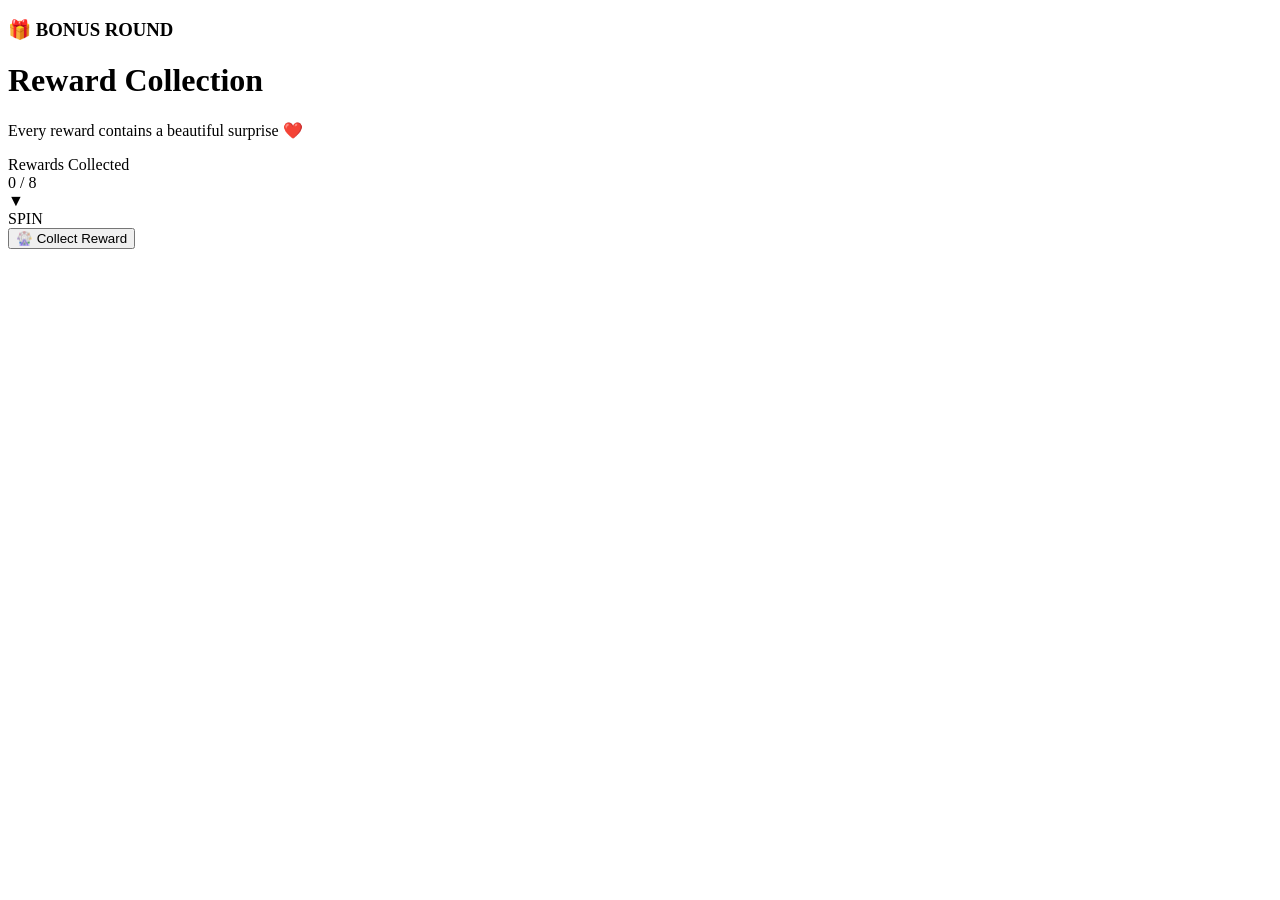
<file: reward.html>
<!DOCTYPE html>
<html lang="en">

<head>

<meta charset="UTF-8">

<meta name="viewport"
content="width=device-width, initial-scale=1.0">

<title>Bonus Reward Wheel</title>

<link rel="stylesheet" href="reward.css">

<link href="https://fonts.googleapis.com/css2?family=Poppins:wght@300;400;600;700&display=swap" rel="stylesheet">

</head>

<body>

<div class="background"></div>

<div class="container">

<div class="glass">

<h3>

🎁 BONUS ROUND

</h3>

<h1>

Reward Collection

</h1>

<p>

Every reward

contains

a beautiful surprise ❤️

</p>

<div class="progress-box">

<div class="progress-title">

Rewards Collected

</div>

<div id="counter">

0 / 8

</div>

</div>

<div class="wheel-area">

<div class="pointer">

▼

</div>

<div id="rewardWheel">

<div class="center">

SPIN

</div>

</div>

</div>

<button id="rewardSpin">

🎡 Collect Reward

</button>

</div>

</div>

<script src="reward.js"></script>

</body>

</html>
</file>
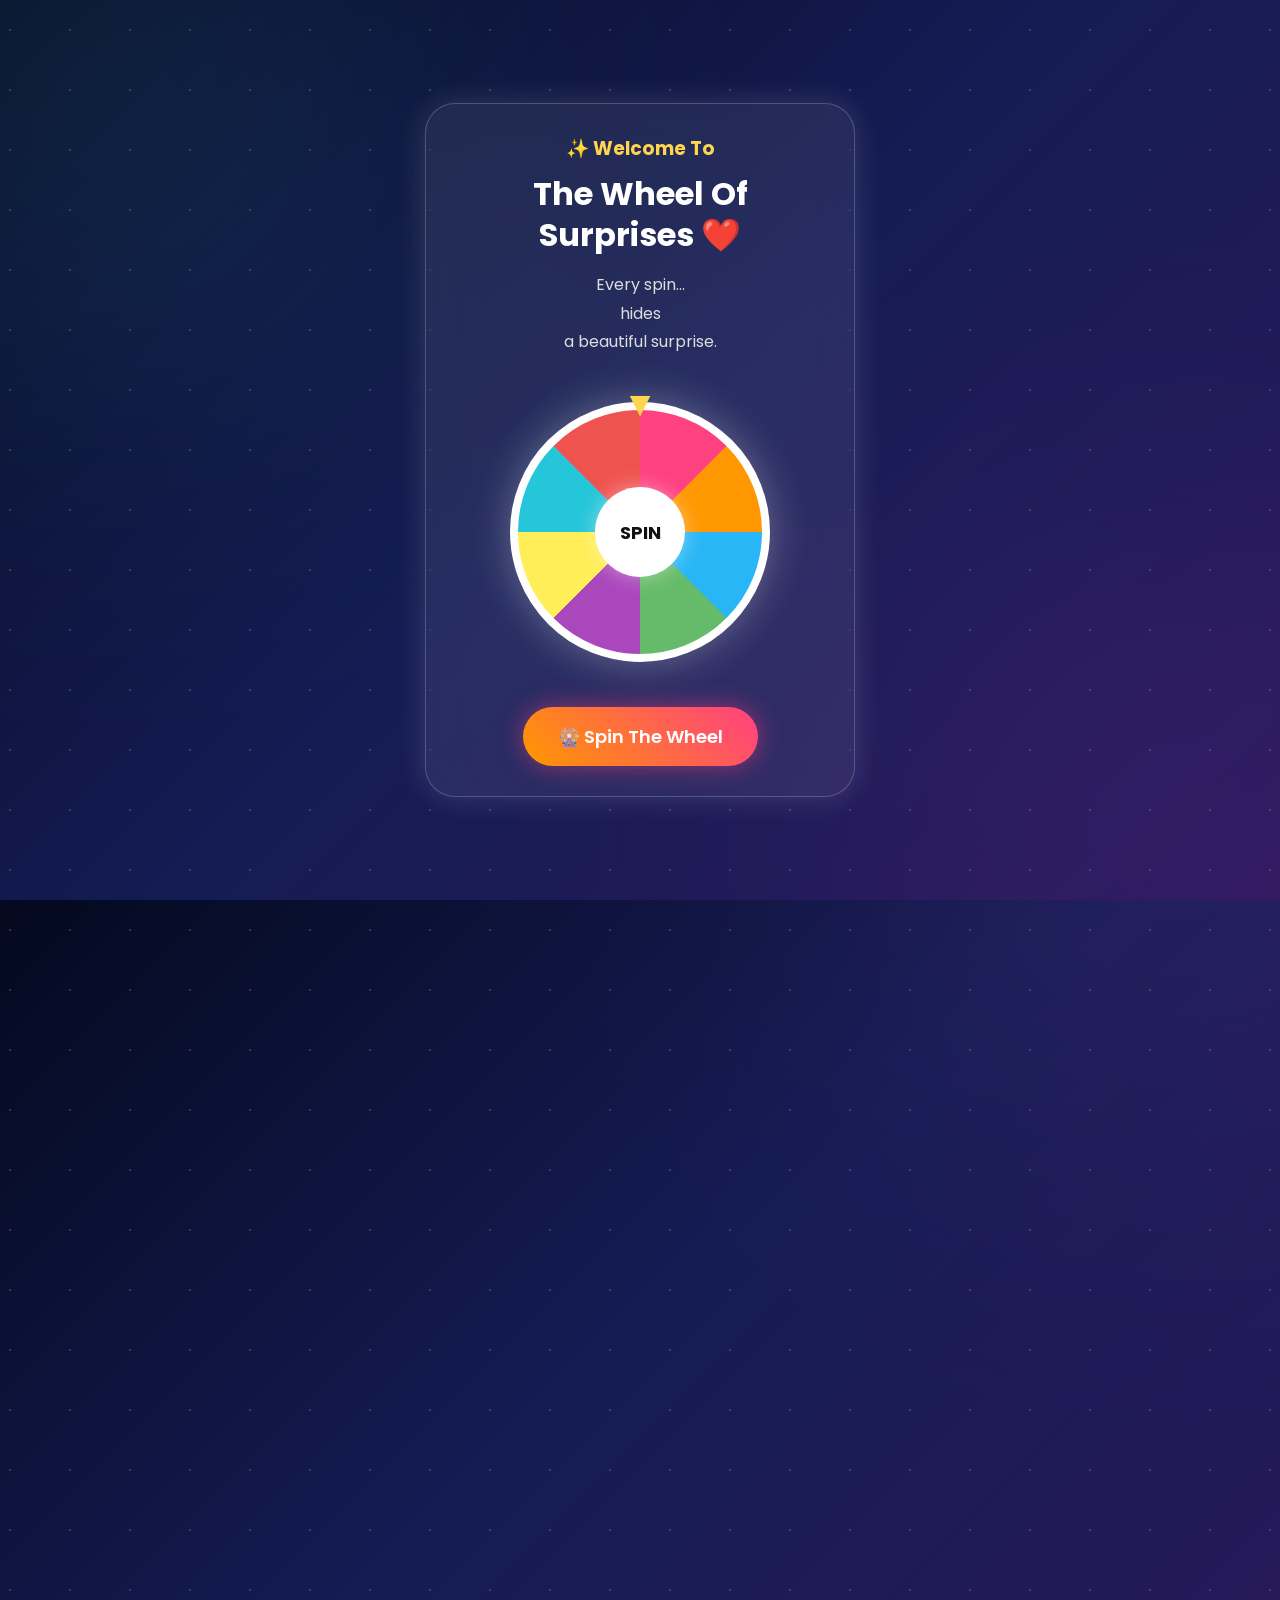
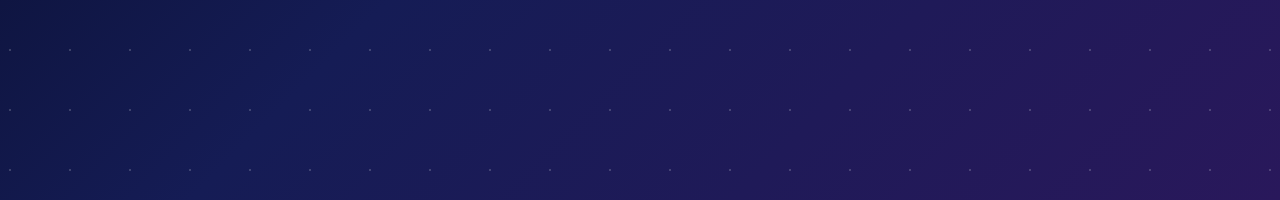
<file: wheel.html>
<!DOCTYPE html>
<html lang="en">

<head>

<meta charset="UTF-8">

<meta name="viewport" content="width=device-width, initial-scale=1.0">

<title>Wheel Of Surprises</title>

<link rel="stylesheet" href="wheel.css">

<link href="https://fonts.googleapis.com/css2?family=Poppins:wght@300;400;600;700&display=swap" rel="stylesheet">

</head>

<body>

<div class="background"></div>

<div class="particles"></div>

<div class="container">

    <div class="glass">

        <h3 class="welcome">

            ✨ Welcome To

        </h3>

        <h1>

            The Wheel Of

            <br>

            Surprises ❤️

        </h1>

        <p>

            Every spin...

            <br>

            hides

            <br>

            a beautiful surprise.

        </p>

        <div class="wheel-area">

            <div class="pointer">
                ▼
            </div>

            <div id="wheel">

                <div class="center">

                    SPIN

                </div>

            </div>

        </div>

        <button id="spinBtn">

            🎡 Spin The Wheel

        </button>

    </div>

</div>

<!-- Better Luck Popup -->

<div id="popup">

<div class="popup-card">

<h1>

😂

</h1>

<h2>

Better Luck

Next Time

</h2>

<p>

Oops...

Looks like

you didn't win...

😜

</p>

</div>

</div>

<script src="wheel.js"></script>

</body>

</html>
</file>
<file: reward.css>
.rewardPage{

height:100vh;

display:flex;

justify-content:center;

align-items:center;

padding:20px;

}

.rewardCard{

width:95%;

max-width:420px;

padding:35px;

text-align:center;

border-radius:30px;

background:rgba(255,255,255,.08);

backdrop-filter:blur(18px);

border:1px solid rgba(255,255,255,.2);

animation:fade .7s;

}

.rewardCard h1{

font-size:70px;

margin-bottom:15px;

}

.rewardCard h2{

margin-bottom:20px;

color:#ffd54f;

}

.rewardCard p{

line-height:1.9;

margin-bottom:18px;

color:white;

}

.rewardCard button{

margin-top:15px;

}
</file>
<file: wheel.css>
*{
margin:0;
padding:0;
box-sizing:border-box;
font-family:'Poppins',sans-serif;
}

body{

height:100vh;

display:flex;

justify-content:center;

align-items:center;

overflow:hidden;

background:linear-gradient(135deg,#04091f,#151c55,#29185b);

color:white;

position:relative;

}

/* Background Stars */

.background{

position:absolute;

width:300%;

height:300%;

background-image:
radial-gradient(white 1px,transparent 1px);

background-size:60px 60px;

opacity:.18;

animation:starsMove 90s linear infinite;

}

@keyframes starsMove{

from{

transform:translateY(0);

}

to{

transform:translateY(-1000px);

}

}

/* Floating Glow */

body::before{

content:"";

position:absolute;

width:500px;

height:500px;

background:#4fc3f7;

filter:blur(180px);

opacity:.18;

top:-150px;

left:-150px;

animation:glow1 8s infinite alternate;

}

body::after{

content:"";

position:absolute;

width:500px;

height:500px;

background:#ab47bc;

filter:blur(180px);

opacity:.15;

bottom:-180px;

right:-150px;

animation:glow2 8s infinite alternate;

}

@keyframes glow1{

to{

transform:translate(120px,80px);

}

}

@keyframes glow2{

to{

transform:translate(-120px,-80px);

}

}

.container{

position:relative;

z-index:10;

width:100%;

display:flex;

justify-content:center;

padding:20px;

}

.glass{

width:95%;

max-width:430px;

padding:30px;

text-align:center;

border-radius:30px;

background:rgba(255,255,255,.08);

backdrop-filter:blur(18px);

border:1px solid rgba(255,255,255,.2);

box-shadow:

0 0 30px rgba(255,255,255,.15);

animation:fadeUp 1.2s;

}

@keyframes fadeUp{

from{

opacity:0;

transform:translateY(40px);

}

to{

opacity:1;

transform:translateY(0);

}

}

.welcome{

color:#ffd54f;

margin-bottom:10px;

}

.glass h1{

font-size:32px;

line-height:1.3;

}

.glass p{

margin-top:15px;

line-height:1.8;

color:#ddd;

}

.wheel-area{

margin:35px auto;

position:relative;

width:280px;

height:280px;

display:flex;

justify-content:center;

align-items:center;

}

.pointer{

position:absolute;

top:-15px;

font-size:35px;

color:#ffd54f;

z-index:5;

animation:bounce 1.2s infinite;

}

@keyframes bounce{

50%{

transform:translateY(8px);

}

}

#wheel{

width:260px;

height:260px;

border-radius:50%;

background:
conic-gradient(

#ff4081 0deg 45deg,

#ff9800 45deg 90deg,

#29b6f6 90deg 135deg,

#66bb6a 135deg 180deg,

#ab47bc 180deg 225deg,

#ffee58 225deg 270deg,

#26c6da 270deg 315deg,

#ef5350 315deg 360deg

);

border:8px solid white;

display:flex;

justify-content:center;

align-items:center;

box-shadow:

0 0 40px rgba(255,255,255,.3);

transition:transform 5s cubic-bezier(.2,.8,.2,1);

}

.center{

width:90px;

height:90px;

border-radius:50%;

background:white;

color:#111;

display:flex;

justify-content:center;

align-items:center;

font-weight:700;

font-size:18px;

box-shadow:0 0 20px rgba(255,255,255,.4);

}

button{

padding:16px 35px;

border:none;

border-radius:50px;

font-size:18px;

font-weight:600;

cursor:pointer;

background:linear-gradient(45deg,#ff9800,#ff4081);

color:white;

box-shadow:0 0 25px rgba(255,64,129,.5);

transition:.3s;

}

button:hover{

transform:scale(1.05);

}

button:active{

transform:scale(.96);

}

#popup{

position:fixed;

inset:0;

display:none;

justify-content:center;

align-items:center;

background:rgba(0,0,0,.75);

z-index:1000;

}

.popup-card{

width:90%;

max-width:360px;

padding:30px;

border-radius:25px;

background:white;

color:#222;

text-align:center;

animation:popup .5s;

}

@keyframes popup{

from{

opacity:0;

transform:scale(.7);

}

to{

opacity:1;

transform:scale(1);

}

}

.popup-card h1{

font-size:60px;

margin-bottom:10px;

}

.popup-card h2{

color:#ff4081;

margin-bottom:10px;

}

.popup-card p{

line-height:1.7;

}
</file>
